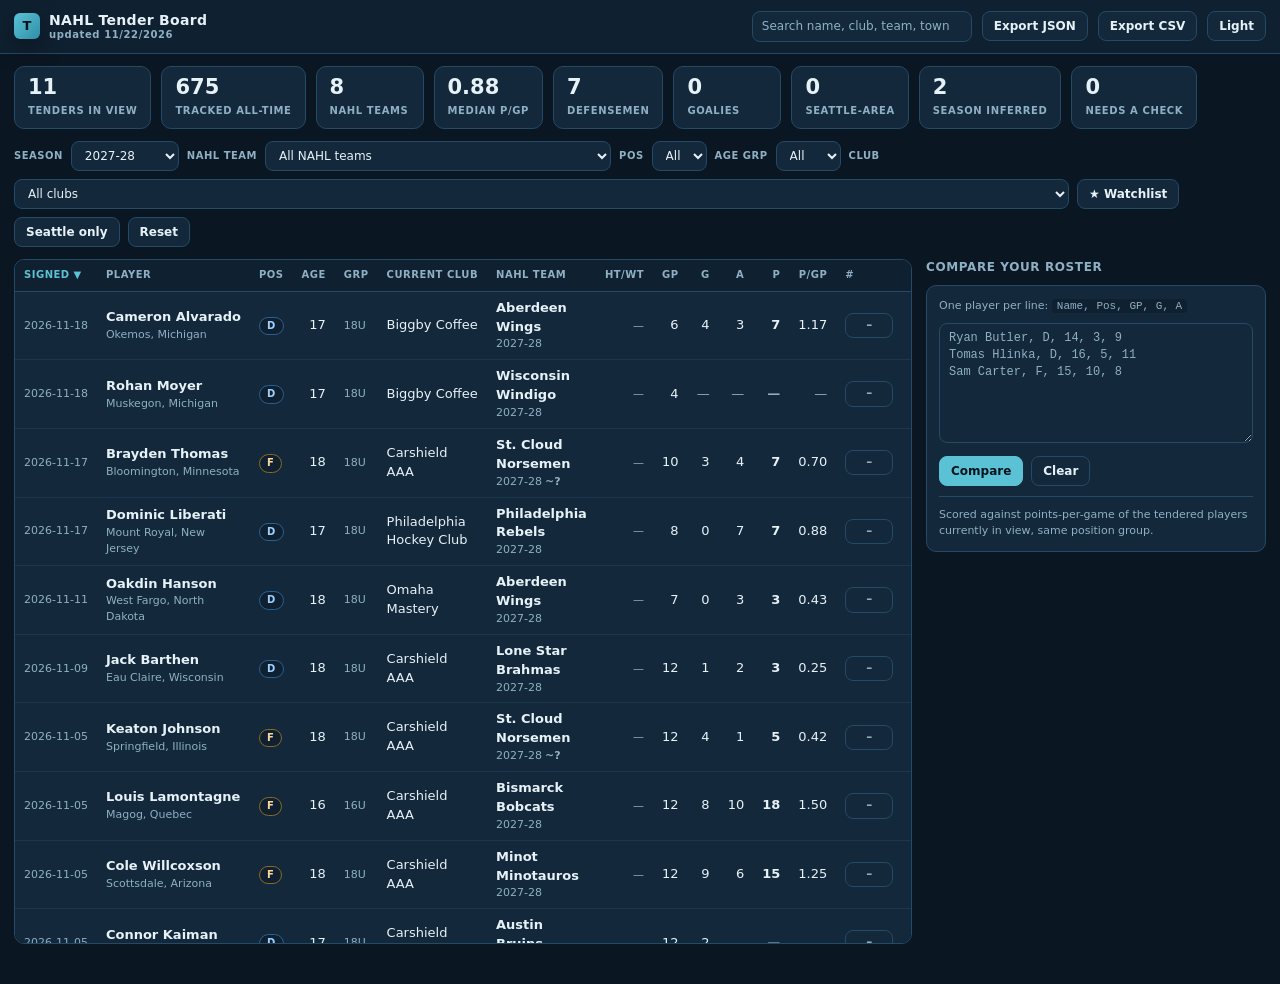
<file: tender-board.html>
<!doctype html>
<html lang="en">
<head>
<meta charset="utf-8">
<meta name="viewport" content="width=device-width,initial-scale=1">
<title>NAHL Tender Board</title>
<style>
:root{
  --navy:#0A1622; --navy2:#0F2030; --panel:#13283A; --panel2:#193449;
  --line:#244A66; --ink:#E7F2F8; --muted:#8FB0C4; --ice:#EAF6FB;
  --accent:#5BC2D6; --accentdk:#2E8FA8; --gold:#E7B416; --red:#E9072B; --green:#39B37A;
  --shadow:0 8px 24px rgba(0,0,0,.35); --r:10px;
}
body.light-theme{
  --navy:#F0F4F8; --navy2:#FFFFFF; --panel:#E2EAF0; --panel2:#D0DCE8;
  --line:#B0C4D4; --ink:#0A1622; --muted:#4A6A82;
  --shadow:0 4px 16px rgba(0,0,0,.12);
}
*{box-sizing:border-box}
body{margin:0;background:var(--navy);color:var(--ink);
  font:14px/1.45 "Inter",system-ui,Segoe UI,Roboto,Helvetica,Arial,sans-serif;-webkit-font-smoothing:antialiased}
a{color:var(--accent)}
.top{display:flex;flex-wrap:wrap;align-items:center;gap:10px;padding:10px 14px;background:var(--navy2);
  border-bottom:1px solid var(--line);position:sticky;top:0;z-index:20}
.brand{display:flex;align-items:center;gap:9px;font-weight:800;letter-spacing:.3px}
.brand .mark{width:26px;height:26px;border-radius:6px;background:linear-gradient(135deg,var(--accent),var(--accentdk));
  display:grid;place-items:center;color:#04141c;font-size:13px;box-shadow:var(--shadow)}
.brand small{display:block;font-weight:600;font-size:10px;color:var(--muted);letter-spacing:.6px;margin-top:-2px}
.spacer{flex:1}
.tbtn{background:var(--panel);border:1px solid var(--line);border-radius:8px;padding:7px 11px;font-size:12px;
  font-weight:600;color:var(--ink);cursor:pointer;font-family:inherit}
.tbtn:hover{background:var(--panel2)}
.tbtn.on{background:var(--accent);color:#04141c;border-color:var(--accent)}
select,input,textarea{background:var(--panel);border:1px solid var(--line);border-radius:8px;color:var(--ink);
  padding:6px 9px;font:inherit;font-size:12px}
input::placeholder,textarea::placeholder{color:var(--muted)}

.stats{display:flex;flex-wrap:wrap;gap:10px;padding:12px 14px 0}
.stat{background:var(--panel);border:1px solid var(--line);border-radius:var(--r);padding:9px 13px;min-width:108px}
.stat b{display:block;font-size:21px;line-height:1.1}
.stat span{font-size:10px;color:var(--muted);text-transform:uppercase;letter-spacing:.6px;font-weight:700}

.filters{display:flex;flex-wrap:wrap;gap:8px;align-items:center;padding:12px 14px}
.filters .lbl{font-size:10px;color:var(--muted);font-weight:700;text-transform:uppercase;letter-spacing:.5px}

.wrap{padding:0 14px 40px}
.panel{background:var(--panel);border:1px solid var(--line);border-radius:var(--r);overflow:hidden}
#tableWrap{overflow:auto;max-height:calc(100vh - 215px)}
table{border-collapse:collapse;width:100%;font-size:13px}
th{position:sticky;top:0;background:var(--navy2);text-align:left;padding:8px 9px;font-size:10px;
  text-transform:uppercase;letter-spacing:.5px;color:var(--muted);border-bottom:1px solid var(--line);
  cursor:pointer;white-space:nowrap;z-index:10}
th:hover{color:var(--ink)}
th.sorted{color:var(--accent)}
td{padding:7px 9px;border-bottom:1px solid rgba(36,74,102,.45);vertical-align:middle}
tr:hover td{background:var(--panel2)}
tr.home td{background:rgba(91,194,214,.10)}
tr.home:hover td{background:rgba(91,194,214,.18)}
.name{font-weight:700;white-space:nowrap}
.sub{font-size:11px;color:var(--muted)}
.pill{display:inline-block;padding:1px 7px;border-radius:999px;font-size:10px;font-weight:800;letter-spacing:.3px;
  border:1px solid var(--line);background:var(--navy2)}
.pill.D{color:#9FD0FF;border-color:#2B5F8F}
.pill.F,.pill.C,.pill.LW,.pill.RW{color:#FFD79A;border-color:#8A6A24}
.pill.G{color:#C8A6FF;border-color:#6B4FA0}
.pill.home{color:#04141c;background:var(--accent);border-color:var(--accent)}
.num{text-align:right;font-variant-numeric:tabular-nums;white-space:nowrap}
.jersey{width:48px;text-align:center;padding:3px 4px;font-weight:700}
.note{width:100%;min-width:140px;padding:3px 6px}
.star{background:none;border:0;color:var(--muted);font-size:15px;cursor:pointer;padding:0 2px}
.star.on{color:var(--gold)}
.ep{font-size:11px;white-space:nowrap}
.miss{color:var(--muted)}
.inf{color:var(--muted);cursor:help;margin-left:3px;font-weight:700}
.flag{display:inline-block;width:14px;height:14px;line-height:13px;text-align:center;border-radius:50%;
  background:var(--gold);color:#04141c;font-size:10px;font-weight:900;cursor:help;margin-left:4px}

.cols{display:grid;grid-template-columns:1fr 340px;gap:14px;align-items:start}
@media(max-width:1100px){.cols{grid-template-columns:1fr}#tableWrap{max-height:none}th{position:static}}
.side h3{margin:0 0 8px;font-size:12px;text-transform:uppercase;letter-spacing:.6px;color:var(--muted)}
.side .panel{padding:12px}
.side textarea{width:100%;height:120px;resize:vertical;font-family:ui-monospace,SFMono-Regular,Consolas,monospace;font-size:12px}
.cmp{border-top:1px solid var(--line);margin-top:10px;padding-top:10px}
.cmprow{display:flex;align-items:center;gap:8px;padding:5px 0}
.cmprow .nm{flex:1;font-weight:700;font-size:12px}
.bar{height:7px;border-radius:4px;background:var(--navy2);overflow:hidden;flex:0 0 96px;border:1px solid var(--line)}
.bar i{display:block;height:100%;background:linear-gradient(90deg,var(--accentdk),var(--accent))}
.pct{font-size:11px;font-variant-numeric:tabular-nums;width:44px;text-align:right;color:var(--muted)}
.pct.hi{color:var(--green);font-weight:700}
.pct.lo{color:var(--red)}
.empty{padding:40px 16px;text-align:center;color:var(--muted)}
.warn{background:rgba(233,180,22,.12);border:1px solid #8A6A24;border-radius:8px;padding:9px 11px;
  font-size:12px;color:var(--ink);margin:0 14px 12px}
code{background:var(--navy2);padding:1px 5px;border-radius:4px;font-size:11px}
</style>
</head>
<body>

<div class="top">
  <div class="brand"><div class="mark">T</div><div>NAHL Tender Board<small id="updated">loading…</small></div></div>
  <div class="spacer"></div>
  <input id="q" type="search" placeholder="Search name, club, team, town…" style="min-width:220px">
  <button class="tbtn" id="exportJson" title="Download tenders.json including your jersey numbers and notes">Export JSON</button>
  <button class="tbtn" id="exportCsv">Export CSV</button>
  <button class="tbtn" id="theme">Light</button>
</div>

<div id="loadwarn" class="warn" hidden>
  Could not read <code>data/tenders.json</code> over <code>file://</code>. Serve the folder
  (<code>.claude/serve.ps1</code>) or <button class="tbtn" id="pick">choose the file</button>
  <input type="file" id="file" accept="application/json" hidden>
</div>

<div class="stats" id="stats"></div>

<div class="filters">
  <span class="lbl">Season</span><select id="fSeason"></select>
  <span class="lbl">NAHL team</span><select id="fTeam"></select>
  <span class="lbl">Pos</span><select id="fPos"></select>
  <span class="lbl">Age grp</span><select id="fAge"></select>
  <span class="lbl">Club</span><select id="fClub"></select>
  <button class="tbtn" id="fWatch">★ Watchlist</button>
  <button class="tbtn" id="fHome">Seattle only</button>
  <button class="tbtn" id="reset">Reset</button>
</div>

<div class="wrap cols">
  <div class="panel" id="tableWrap"><div class="empty">Loading…</div></div>

  <div class="side">
    <h3>Compare your roster</h3>
    <div class="panel">
      <p class="sub" style="margin:0 0 8px">One player per line: <code>Name, Pos, GP, G, A</code></p>
      <textarea id="roster" placeholder="Ryan Butler, D, 14, 3, 9&#10;Tomas Hlinka, D, 16, 5, 11&#10;Sam Carter, F, 15, 10, 8"></textarea>
      <div style="display:flex;gap:8px;margin-top:8px">
        <button class="tbtn on" id="runCmp">Compare</button>
        <button class="tbtn" id="clearCmp">Clear</button>
      </div>
      <div class="cmp" id="cmpOut"><p class="sub" style="margin:0">Scored against points-per-game of the tendered players currently in view, same position group.</p></div>
    </div>
  </div>
</div>

<script>
const SEATTLE = /kraken|seattle|sno[\s-]?king|wenatchee|everett|totems/i;
const LS = 'nahl-tender-board-v1';
let DATA = { players: [], updated: null, counts: {} };
let overlay = {};
try { overlay = JSON.parse(localStorage.getItem(LS) || '{}'); } catch (e) { overlay = {}; }

const state = { q:'', season:'', team:'', pos:'', age:'', club:'', watch:false, home:false, sort:'announced', dir:-1 };
const $ = (s) => document.querySelector(s);
const esc = (s) => String(s ?? '').replace(/[&<>"]/g, (c) => ({ '&':'&amp;','<':'&lt;','>':'&gt;','"':'&quot;' }[c]));
const ppg = (p) => (p.gp && p.pts != null ? p.pts / p.gp : null);

function saveOverlay(){ try { localStorage.setItem(LS, JSON.stringify(overlay)); } catch(e){} }
function ov(p){ return overlay[p.id] || {}; }
function setOv(p, k, v){ overlay[p.id] = { ...ov(p), [k]: v }; saveOverlay(); }
function field(p, k){ const o = ov(p); return o[k] !== undefined ? o[k] : p[k]; }

/* ------------------------------------------------------------- load */
async function boot(){
  try {
    const r = await fetch('data/tenders.json', { cache:'no-store' });
    if (!r.ok) throw new Error('HTTP ' + r.status);
    ingest(await r.json());
  } catch (e) {
    $('#loadwarn').hidden = false;
    $('#tableWrap').innerHTML = '<div class="empty">No data loaded.</div>';
  }
}
function ingest(j){
  DATA = j;
  DATA.players = (j.players || []).map((p) => ({ ...p, _home: SEATTLE.test([p.club, p.hometown, p.homeState].join(' ')) }));
  $('#updated').textContent = j.updated ? 'updated ' + new Date(j.updated).toLocaleDateString() : '';
  buildFilters(); render();
}
$('#pick').onclick = () => $('#file').click();
$('#file').onchange = (e) => { const f = e.target.files[0]; if (!f) return;
  const fr = new FileReader(); fr.onload = () => { try { ingest(JSON.parse(fr.result)); $('#loadwarn').hidden = true; } catch(err){ alert('Not valid JSON'); } }; fr.readAsText(f); };

/* ---------------------------------------------------------- filters */
function uniq(arr){ return [...new Set(arr.filter(Boolean))].sort(); }
function fill(sel, vals, label){
  sel.innerHTML = `<option value="">${label}</option>` + vals.map((v) => `<option>${esc(v)}</option>`).join('');
}
function buildFilters(){
  const P = DATA.players;
  const seasons = uniq(P.map((p) => p.tenderSeason)).reverse();
  fill($('#fSeason'), seasons, 'All seasons');
  fill($('#fTeam'), uniq(P.map((p) => p.nahlTeam)), 'All NAHL teams');
  fill($('#fPos'), uniq(P.map((p) => p.position)), 'All');
  fill($('#fAge'), uniq(P.map((p) => p.ageGroup)), 'All');
  fill($('#fClub'), uniq(P.map((p) => p.club)), 'All clubs');
  if (seasons[0]) { state.season = seasons[0]; $('#fSeason').value = seasons[0]; }
}
const bind = (id, key) => { $(id).onchange = (e) => { state[key] = e.target.value; render(); }; };
bind('#fSeason','season'); bind('#fTeam','team'); bind('#fPos','pos'); bind('#fAge','age'); bind('#fClub','club');
$('#q').oninput = (e) => { state.q = e.target.value.toLowerCase(); render(); };
$('#fWatch').onclick = () => { state.watch = !state.watch; $('#fWatch').classList.toggle('on', state.watch); render(); };
$('#fHome').onclick = () => { state.home = !state.home; $('#fHome').classList.toggle('on', state.home); render(); };
$('#reset').onclick = () => { Object.assign(state, { q:'',season:'',team:'',pos:'',age:'',club:'',watch:false,home:false });
  ['#fSeason','#fTeam','#fPos','#fAge','#fClub'].forEach((s) => $(s).value = '');
  $('#q').value=''; $('#fWatch').classList.remove('on'); $('#fHome').classList.remove('on'); render(); };
$('#theme').onclick = () => { document.body.classList.toggle('light-theme');
  $('#theme').textContent = document.body.classList.contains('light-theme') ? 'Dark' : 'Light'; };

function visible(){
  return DATA.players.filter((p) => {
    if (state.season && p.tenderSeason !== state.season) return false;
    if (state.team && p.nahlTeam !== state.team) return false;
    if (state.pos && p.position !== state.pos) return false;
    if (state.age && p.ageGroup !== state.age) return false;
    if (state.club && p.club !== state.club) return false;
    if (state.watch && !field(p,'watch')) return false;
    if (state.home && !p._home) return false;
    if (state.q) {
      const hay = [p.name,p.club,p.nahlTeam,p.hometown,p.homeState,field(p,'notes')].join(' ').toLowerCase();
      if (!hay.includes(state.q)) return false;
    }
    return true;
  });
}

const COLS = [
  ['announced','Signed'], ['name','Player'], ['position','Pos'], ['age','Age'], ['ageGroup','Grp'],
  ['club','Current club'], ['nahlTeam','NAHL team'], ['_size','Ht/Wt'], ['gp','GP'], ['g','G'], ['a','A'], ['pts','P'],
  ['_ppg','P/GP'], ['jersey','#'], ['_ep','EP'], ['notes','Notes'], ['_watch','★'],
];
const NUMERIC = new Set(['age','gp','g','a','pts','_ppg','_size']);

function sortVal(p, k){
  if (k === '_ppg') return ppg(p);
  if (k === '_size') return p.heightIn ?? null;
  if (k === 'jersey') return field(p,'jersey') || '';
  if (k === 'notes') return field(p,'notes') || '';
  return p[k];
}
function render(){
  const rows = visible().sort((x, y) => {
    const a = sortVal(x, state.sort), b = sortVal(y, state.sort);
    if (a == null && b == null) return 0;
    if (a == null) return 1;
    if (b == null) return -1;
    return (typeof a === 'number' && typeof b === 'number' ? a - b : String(a).localeCompare(String(b))) * state.dir;
  });
  renderStats(rows);
  if (!rows.length) { $('#tableWrap').innerHTML = '<div class="empty">Nothing matches those filters.</div>'; return; }

  const head = COLS.map(([k, lab]) =>
    `<th data-k="${k}" class="${state.sort===k?'sorted':''}${NUMERIC.has(k)?' num':''}">${lab}${state.sort===k?(state.dir>0?' ▲':' ▼'):''}</th>`).join('');

  const body = rows.map((p) => {
    const pg = ppg(p);
    const w = field(p,'watch');
    return `<tr class="${p._home?'home':''}" data-id="${esc(p.id)}">
      <td class="sub" style="white-space:nowrap">${esc(p.announced||'—')}</td>
      <td><div class="name">${esc(p.name||'—')} ${p._home?'<span class="pill home">SEA</span>':''}${(p.note||p.statsNote)?`<span class="flag" title="${esc([p.note,p.statsNote].filter(Boolean).join(' · '))}">!</span>`:''}</div>
          <div class="sub">${esc([p.hometown,p.homeState].filter(Boolean).join(', ')||'')}</div></td>
      <td><span class="pill ${esc(p.position||'')}">${esc(p.position||'?')}</span></td>
      <td class="num">${p.age??'<span class="miss">—</span>'}</td>
      <td class="sub">${esc(p.ageGroup||'')}</td>
      <td>${esc(p.club||'—')}</td>
      <td><b>${esc(p.nahlTeam||'—')}</b><div class="sub">${esc(p.tenderSeason||'')}${p.seasonInferred?`<span class="inf" title="Season not stated in the release — inferred from the announcement date${p.seasonAmbiguous?' (Oct–Dec: ambiguous)':''}">${p.seasonAmbiguous?'~?':'~'}</span>`:''}</div></td>
      <td class="num sub">${p.heightIn?`${Math.floor(p.heightIn/12)}'${p.heightIn%12}`:''}${p.weightLb?`<div>${p.weightLb} lb</div>`:(p.heightIn?'':'<span class="miss">—</span>')}</td>
      <td class="num">${p.gp??'<span class="miss">—</span>'}</td>
      <td class="num">${p.g??'<span class="miss">—</span>'}</td>
      <td class="num">${p.a??'<span class="miss">—</span>'}</td>
      <td class="num"><b>${p.pts??'<span class="miss">—</span>'}</b></td>
      <td class="num">${pg!=null?pg.toFixed(2):'<span class="miss">—</span>'}</td>
      <td><input class="jersey" data-f="jersey" value="${esc(field(p,'jersey')||'')}" placeholder="–"></td>
      <td class="ep">${field(p,'epUrl')
          ? `<a href="${esc(field(p,'epUrl'))}" target="_blank" rel="noopener">profile</a>`
          : `<a href="${esc(p.epSearchUrl||'')}" target="_blank" rel="noopener">search ↗</a>`}
          <div class="sub"><a href="${esc(p.storyUrl||'')}" target="_blank" rel="noopener">story</a></div></td>
      <td><input class="note" data-f="notes" value="${esc(field(p,'notes')||'')}" placeholder="…"></td>
      <td><button class="star ${w?'on':''}" data-f="watch">${w?'★':'☆'}</button></td>
    </tr>`;
  }).join('');

  $('#tableWrap').innerHTML = `<table><thead><tr>${head}</tr></thead><tbody>${body}</tbody></table>`;

  $('#tableWrap').querySelectorAll('th').forEach((th) => th.onclick = () => {
    const k = th.dataset.k;
    if (state.sort === k) state.dir *= -1; else { state.sort = k; state.dir = NUMERIC.has(k) ? -1 : 1; }
    render();
  });
  const byId = new Map(DATA.players.map((p) => [p.id, p]));
  $('#tableWrap').querySelectorAll('[data-f]').forEach((el) => {
    const p = byId.get(el.closest('tr').dataset.id);
    if (el.tagName === 'INPUT') el.onchange = () => setOv(p, el.dataset.f, el.value);
    else el.onclick = () => { setOv(p, 'watch', !field(p,'watch')); render(); };
  });
}

function renderStats(rows){
  const skaters = rows.filter((p) => p.position !== 'G');
  const pgs = skaters.map(ppg).filter((v) => v != null).sort((a,b)=>a-b);
  const med = pgs.length ? pgs[Math.floor(pgs.length/2)] : null;
  const teams = new Set(rows.map((p) => p.nahlTeam).filter(Boolean));
  const sea = rows.filter((p) => p._home).length;
  const card = (b, s) => `<div class="stat"><b>${b}</b><span>${s}</span></div>`;
  $('#stats').innerHTML =
    card(rows.length, 'tenders in view') +
    card(DATA.players.length, 'tracked all-time') +
    card(teams.size, 'NAHL teams') +
    card(med != null ? med.toFixed(2) : '—', 'median P/GP') +
    card(rows.filter((p)=>p.position==='D').length, 'defensemen') +
    card(rows.filter((p)=>p.position==='G').length, 'goalies') +
    card(sea, 'Seattle-area') +
    card(rows.filter((p)=>p.seasonInferred).length, 'season inferred') +
    card(rows.filter((p)=>p.note||p.statsNote).length, 'needs a check');
}

/* ------------------------------------------------------- comparison */
function parseRoster(txt){
  return txt.split(/\n+/).map((l) => l.trim()).filter(Boolean).map((line) => {
    const c = line.split(',').map((s) => s.trim());
    const n = (v) => { const x = parseFloat(v); return Number.isFinite(x) ? x : null; };
    const gp = n(c[2]), g = n(c[3]), a = n(c[4]);
    const pts = g != null && a != null ? g + a : n(c[5]);
    return { name: c[0] || '?', pos: (c[1] || '').toUpperCase().slice(0,2).replace('DE','D'), gp, g, a, pts,
             ppg: gp && pts != null ? pts / gp : null };
  });
}
function percentile(sorted, v){
  if (!sorted.length || v == null) return null;
  let below = 0;
  for (const x of sorted) if (x < v) below++;
  return Math.round((below / sorted.length) * 100);
}
function runCompare(){
  const mine = parseRoster($('#roster').value);
  const pool = visible();
  if (!mine.length) { $('#cmpOut').innerHTML = '<p class="sub" style="margin:0">Paste a roster above.</p>'; return; }
  const out = mine.map((m) => {
    const group = pool.filter((p) => (m.pos === 'G' ? p.position === 'G' : m.pos === 'D' ? p.position === 'D' : !['D','G'].includes(p.position)));
    const dist = group.map(ppg).filter((v) => v != null).sort((a,b)=>a-b);
    const pc = percentile(dist, m.ppg);
    const cls = pc == null ? '' : pc >= 60 ? 'hi' : pc <= 30 ? 'lo' : '';
    return `<div class="cmprow">
      <span class="nm">${esc(m.name)} <span class="sub">${esc(m.pos||'')}${m.ppg!=null?' · '+m.ppg.toFixed(2)+' P/GP':''}</span></span>
      <span class="bar"><i style="width:${pc??0}%"></i></span>
      <span class="pct ${cls}">${pc==null?'—':pc+'%'}</span></div>`;
  }).join('');
  const n = pool.length;
  $('#cmpOut').innerHTML = out + `<p class="sub" style="margin:8px 0 0">Percentile of points-per-game vs ${n} tendered player(s) in view, matched by position group. Blank = not enough data on that line.</p>`;
}
$('#runCmp').onclick = runCompare;
$('#clearCmp').onclick = () => { $('#roster').value=''; $('#cmpOut').innerHTML='<p class="sub" style="margin:0">Cleared.</p>'; };

/* ----------------------------------------------------------- export */
function download(name, text, type){
  const b = new Blob([text], { type });
  const u = URL.createObjectURL(b);
  const a = Object.assign(document.createElement('a'), { href:u, download:name });
  a.click(); setTimeout(() => URL.revokeObjectURL(u), 1000);
}
$('#exportJson').onclick = () => {
  const merged = { ...DATA, players: DATA.players.map((p) => { const { _home, ...rest } = p; return { ...rest, ...ov(p) }; }) };
  download('tenders.json', JSON.stringify(merged, null, 2) + '\n', 'application/json');
};
$('#exportCsv').onclick = () => {
  const cols = ['announced','name','position','age','ageGroup','club','nahlTeam','tenderSeason','seasonInferred','heightIn','weightLb','gp','g','a','pts','hometown','homeState','jersey','notes','epSearchUrl','storyUrl'];
  const q = (v) => `"${String(v ?? '').replace(/"/g,'""')}"`;
  const rows = visible().map((p) => cols.map((c) => q(['jersey','notes'].includes(c) ? field(p,c) : p[c])).join(','));
  download('tenders.csv', [cols.join(','), ...rows].join('\n'), 'text/csv');
};

boot();
</script>
</body>
</html>
</file>
